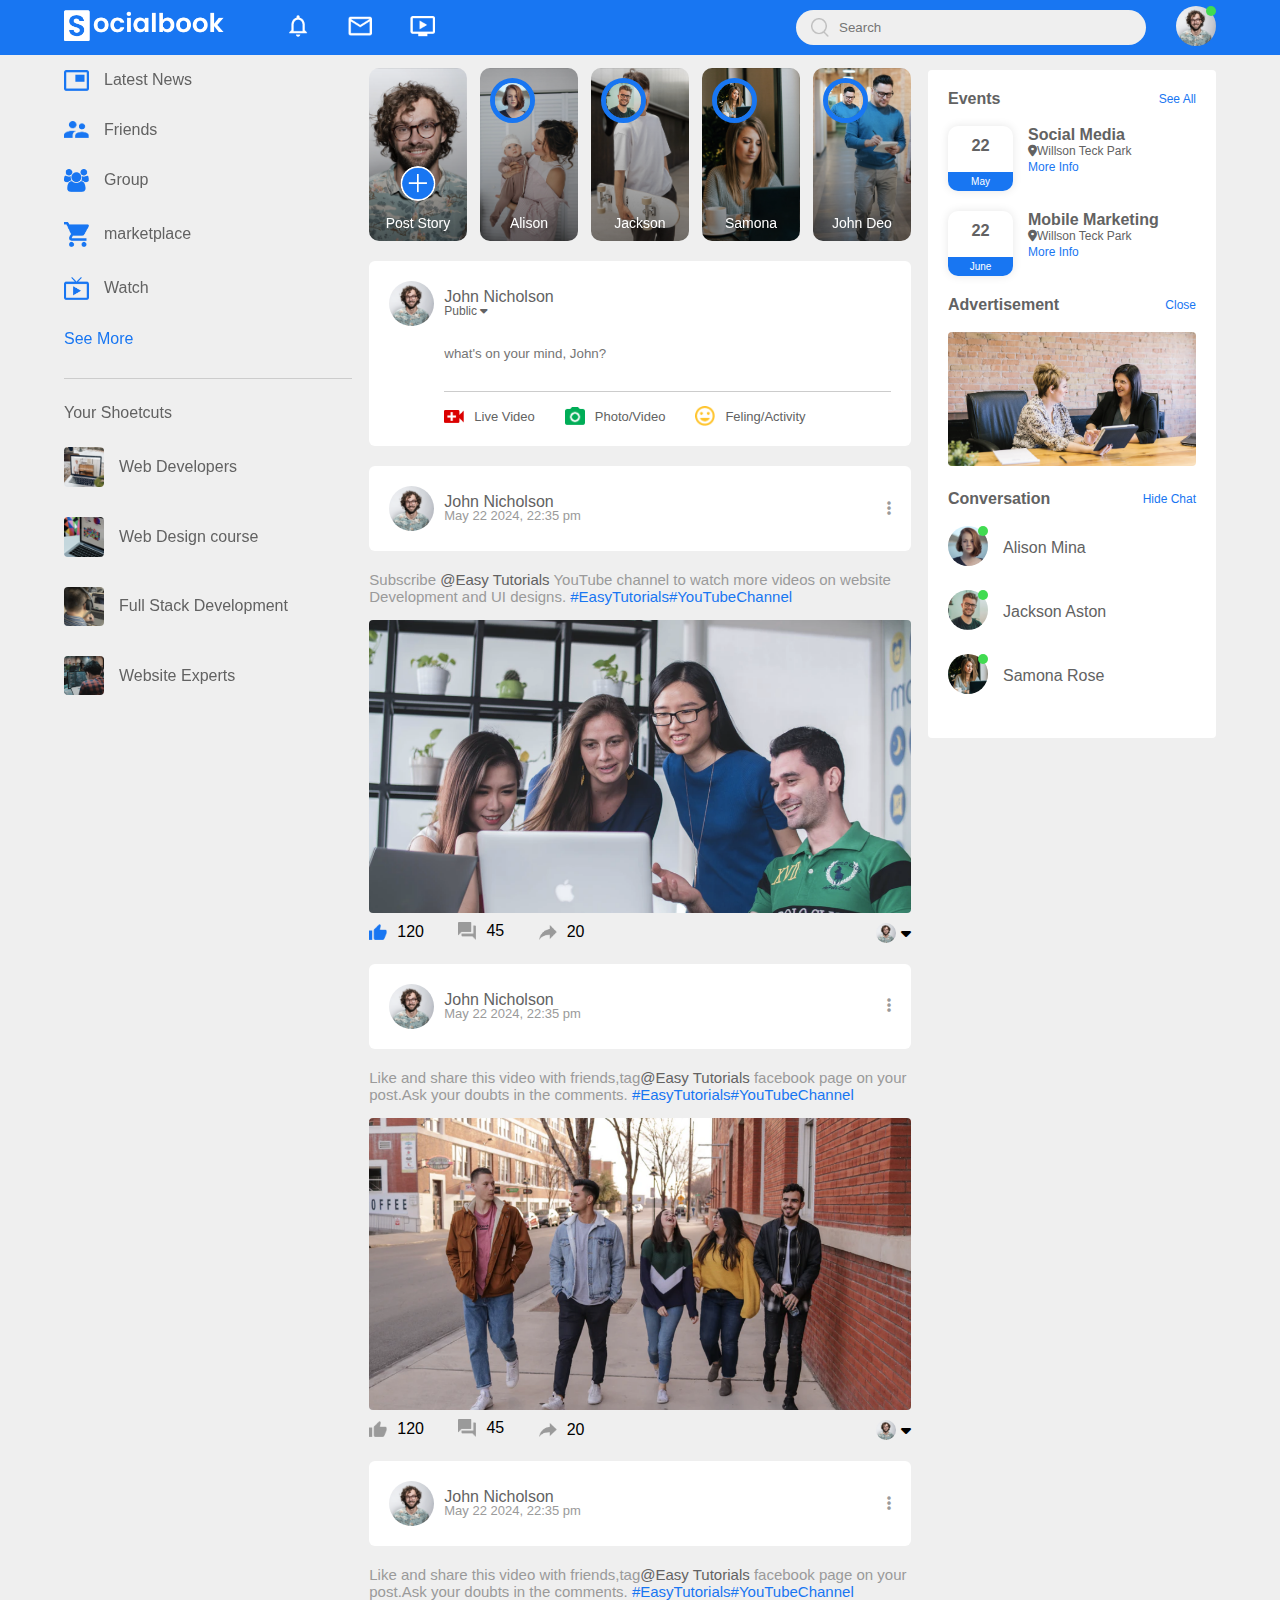
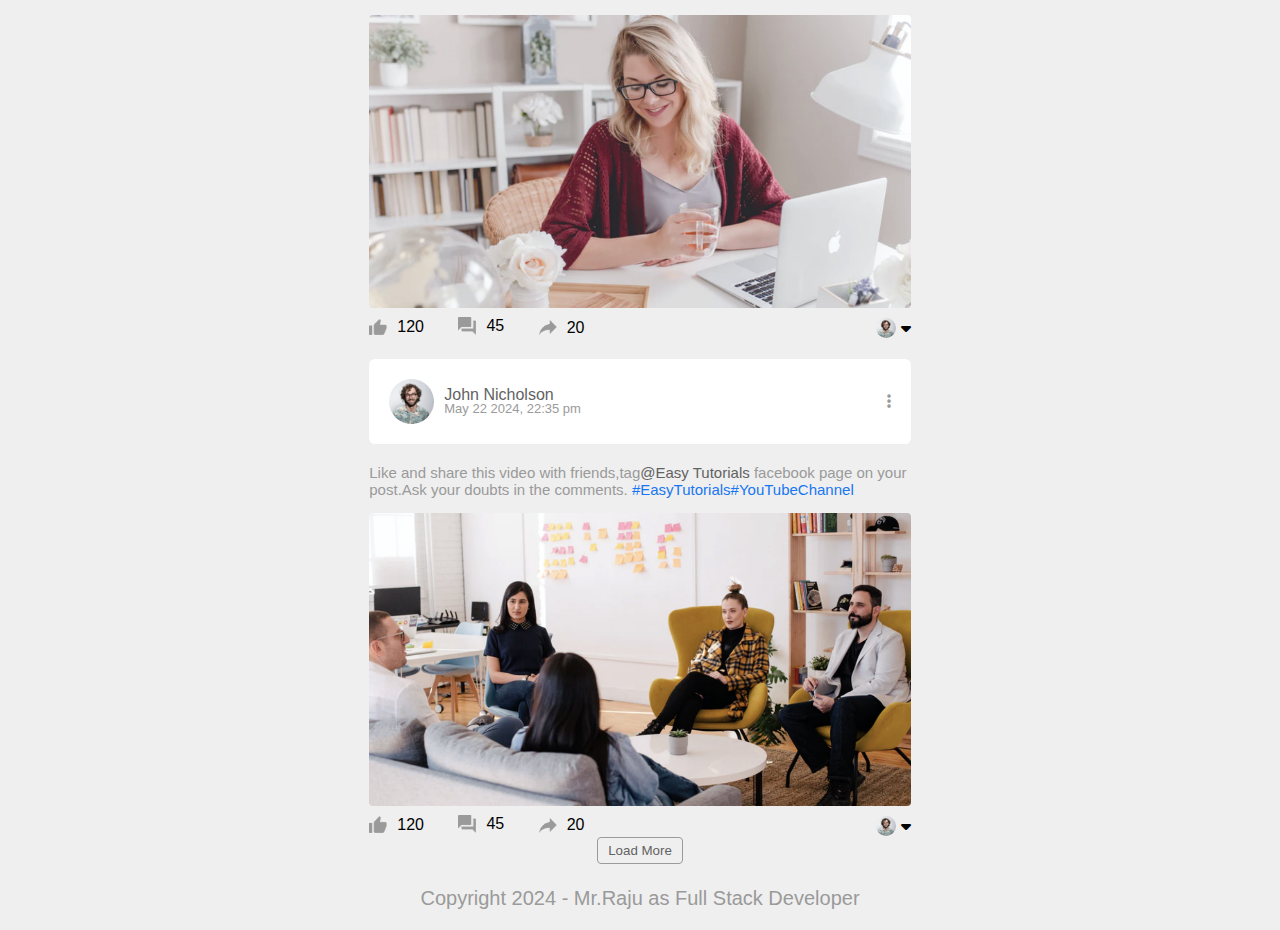
<file: index.html>
<!DOCTYPE HTML>
<html lang="en-US">
<head>
	<meta charset="UTF-8">
	<title></title>
	<link rel="stylesheet" href="./style.css" />
	<link rel="stylesheet" href="https://cdnjs.cloudflare.com/ajax/libs/font-awesome/6.5.2/css/all.min.css" />
</head>
<body>
	<nav>
		<div class="nav-left">
			<a href="index.html">
				<img src="images/logo.png" class="logo" />
			</a>
			<ul>
				<li><img src="images/notification.png"  /></li>
				<li><img src="images/inbox.png"  /></li>
				<li><img src="images/video.png" /></li>
			</ul>
		</div>
		<div class="nav-right">
			<div class="search-box">
				<img src="images/search.png"/>
				<input type="text" placeholder="Search" />
			</div>
			<div class="nav-user-icon online" onclick="settingsMenuToggle()">
				<img src="images/profile-pic.png" />
			</div>
		</div>
		<!-- settings-menu -->
		<div class="settings-menu">
		<div id="dark-btn">
			<span></span>
		</div>
		
			<div class="settings-menu-inner">
				<div class="user-profile">
					<img src="images/profile-pic.png"/>
					<div>
						<p>John Nicholson</p>
						<a href="profile.html">See your profile</a>
					</div>
				</div>
				<hr>
				<div class="user-profile">
					<img src="images/feedback.png"/>
					<div>
						<p>Give Feedback</p>
						<a href="#">Help us to improve the new design</a>
					</div>
				</div>
				<hr>
				<div class="setting-links">
					<img src="images/setting.png" class="settings-icon" />
					<a href="#">Settings & Privacy <img src="images/arrow.png" width="10px"/></a>
				</div>
				<div class="setting-links">
					<img src="images/help.png" class="settings-icon" />
					<a href="#">Help & Support <img src="images/arrow.png" width="10px"/></a>
				</div>
				<div class="setting-links">
					<img src="images/display.png" class="settings-icon" />
					<a href="#">Display & Accessibility <img src="images/arrow.png" width="10px"/></a>
				</div>
				<div class="setting-links">
					<img src="images/logout.png" class="settings-icon" />
					<a href="#">Logout<img src="images/arrow.png" width="10px"/></a>
				</div>
			</div>
			
		</div>
	</nav>
	<!-- content -->
	<div class="container">
		<!-- left sidebar -->
		<div class="left-sidebar">
			<div class="imp-links">
				<a href="#"><img src="images/news.png"/>Latest News</a>
				<a href="#"><img src="images/friends.png"/>Friends</a>
				<a href="#"><img src="images/group.png"/>Group</a>
				<a href="#"><img src="images/marketplace.png"/>marketplace</a>
				<a href="#"><img src="images/watch.png"/>Watch</a>
				<a href="#">See More</a>
			</div>
			<div class="shortcut-links">
				<p>Your Shoetcuts</p>
				<a href="#"><img src="images/shortcut-1.png"/>Web Developers</a>
				<a href="#"><img src="images/shortcut-2.png"/>Web Design course</a>
				<a href="#"><img src="images/shortcut-3.png"/>Full Stack Development</a>
				<a href="#"><img src="images/shortcut-4.png"/>Website Experts</a>
			</div>
		</div>
		<!-- main-content -->
		<div class="main-content">
			<div class="story-gallery">
				<div class="story story1">
					<img src="images/upload.png" />
					<p>Post Story</p>
				</div>
				<div class="story story2">
					<img src="images/member-1.png" />
					<p>Alison</p>
				</div>
				<div class="story story3">
					<img src="images/member-2.png" />
					<p>Jackson</p>
				</div>
				<div class="story story4">
					<img src="images/member-3.png" />
					<p>Samona</p>
				</div>
				<div class="story story5">
					<img src="images/member-4.png" />
					<p>John Deo</p>
				</div>				
			</div>
			<div class="write-post-container">
				<div class="user-profile">
					<img src="images/profile-pic.png"/>
					<div>
						<p>John Nicholson</p>
						<small>Public <i class="fa-solid fa-caret-down"></i></small>
					</div>
				</div>
				
				<div class="post-input-container">
					<textarea  rows="3" placeholder="what's on your mind, John?"></textarea>
					<div class="add-post-links">
						<a href="#"><img src="images/live-video.png"  />Live Video</a>
						<a href="#"><img src="images/photo.png" />Photo/Video</a>
						<a href="#"><img src="images/feeling.png" />Feling/Activity</a>
					</div>
				</div>
			</div>
			<div class="post-container">
				<div class="post-row">
					<div class="user-profile">
					<img src="images/profile-pic.png"/>
					<div>
						<p>John Nicholson</p>
						<span>May 22 2024, 22:35 pm</span>
					</div>
				</div>
				<a href="#"><i class="fa-solid fa-ellipsis-v"></i></a>
				</div>
			</div>
			<p class="post-text">Subscribe <span>@Easy Tutorials</span> YouTube channel to watch more videos on website Development and UI designs. <a href="#">#EasyTutorials</a><a href="#">#YouTubeChannel</a></p>
			<img src="images/feed-image-1.png" class="post-img" />
			<div class="post-row">
				<div class="activity-icons">
					<div><img src="images/like-blue.png" />120</div>
					<div><img src="images/comments.png" />45</div>
					<div><img src="images/share.png" />20</div>
				</div>
				<div class="post-profile-icon">
					<img src="images/profile-pic.png"/><i class="fa-solid fa-caret-down"></i>
				</div>
			</div>
			<div class="post-container">
				<div class="post-row">
					<div class="user-profile">
					<img src="images/profile-pic.png"/>
					<div>
						<p>John Nicholson</p>
						<span>May 22 2024, 22:35 pm</span>
					</div>
				</div>
				<a href="#"><i class="fa-solid fa-ellipsis-v"></i></a>
				</div>
			</div>
			<p class="post-text">Like and share this video with friends,tag<span>@Easy Tutorials</span> facebook page on your post.Ask your doubts in the comments. <a href="#">#EasyTutorials</a><a href="#">#YouTubeChannel</a></p>
			<img src="images/feed-image-3.png" class="post-img" />
			<div class="post-row">
				<div class="activity-icons">
					<div><img src="images/like.png" />120</div>
					<div><img src="images/comments.png" />45</div>
					<div><img src="images/share.png" />20</div>
				</div>
				<div class="post-profile-icon">
					<img src="images/profile-pic.png"/><i class="fa-solid fa-caret-down"></i>
				</div>
			</div>
			<div class="post-container">
				<div class="post-row">
					<div class="user-profile">
					<img src="images/profile-pic.png"/>
					<div>
						<p>John Nicholson</p>
						<span>May 22 2024, 22:35 pm</span>
					</div>
				</div>
				<a href="#"><i class="fa-solid fa-ellipsis-v"></i></a>
				</div>
			</div>
			<p class="post-text">Like and share this video with friends,tag<span>@Easy Tutorials</span> facebook page on your post.Ask your doubts in the comments. <a href="#">#EasyTutorials</a><a href="#">#YouTubeChannel</a></p>
			<img src="images/feed-image-4.png" class="post-img" />
			<div class="post-row">
				<div class="activity-icons">
					<div><img src="images/like.png" />120</div>
					<div><img src="images/comments.png" />45</div>
					<div><img src="images/share.png" />20</div>
				</div>
				<div class="post-profile-icon">
					<img src="images/profile-pic.png"/><i class="fa-solid fa-caret-down"></i>
				</div>
			</div>
			<div class="post-container">
				<div class="post-row">
					<div class="user-profile">
					<img src="images/profile-pic.png"/>
					<div>
						<p>John Nicholson</p>
						<span>May 22 2024, 22:35 pm</span>
					</div>
				</div>
				<a href="#"><i class="fa-solid fa-ellipsis-v"></i></a>
				</div>
			</div>
			<p class="post-text">Like and share this video with friends,tag<span>@Easy Tutorials</span> facebook page on your post.Ask your doubts in the comments. <a href="#">#EasyTutorials</a><a href="#">#YouTubeChannel</a></p>
			<img src="images/feed-image-5.png" class="post-img" />
			<div class="post-row">
				<div class="activity-icons">
					<div><img src="images/like.png" />120</div>
					<div><img src="images/comments.png" />45</div>
					<div><img src="images/share.png" />20</div>
				</div>
				<div class="post-profile-icon">
					<img src="images/profile-pic.png"/><i class="fa-solid fa-caret-down"></i>
				</div>
			</div>
			
			<button type="button" class="Load-more-btn">Load More</button>
		</div>
		<!-- right sidebar -->
		<div class="right-sidebar">
			<div class="sidebar-title">
				<h4>Events</h4>
				<a href="#">See All</a>
			</div>
			<div class="event">
					<div class="left-event">
						<h3>22</h3>
						<span>May</span>
					</div>
					<div class="right-event">
						<h4>Social Media</h4>
						<p><i class="fa-solid fa-location-dot"></i>Willson Teck Park</p>
						<a href="#">More Info</a>
					</div>
			</div>
			<div class="event">
					<div class="left-event">
						<h3>22</h3>
						<span>June</span>
					</div>
					<div class="right-event">
						<h4>Mobile Marketing</h4>
						<p><i class="fa-solid fa-location-dot"></i>Willson Teck Park</p>
						<a href="#">More Info</a>
					</div>
			</div>
			<div class="sidebar-title">
				<h4>Advertisement</h4>
				<a href="#">Close</a>
			</div>
			<img src="images/advertisement.png" class="sidebar-ads"/>
			<div class="sidebar-title">
				<h4>Conversation</h4>
				<a href="#">Hide Chat</a>
			</div>
			
			<div class="online-list">
				<div class="online">
					<img src="images/member-1.png"/>
				</div>
				<p>Alison Mina</p>
			</div>
			
			<div class="online-list">
				<div class="online">
					<img src="images/member-2.png"/>
				</div>
				<p>Jackson Aston</p>
			</div>
			
			<div class="online-list">
				<div class="online">
					<img src="images/member-3.png"/>
				</div>
				<p>Samona Rose</p>
			</div>			
		</div>
	</div>
	<div class="footer">
		<p>Copyright 2024 - Mr.Raju as Full Stack Developer</p>
	</div>
	
	<!-- javascript section -->
	<script type="text/javascript" src="javascript.js" ></script>
</body>
</html>
</file>
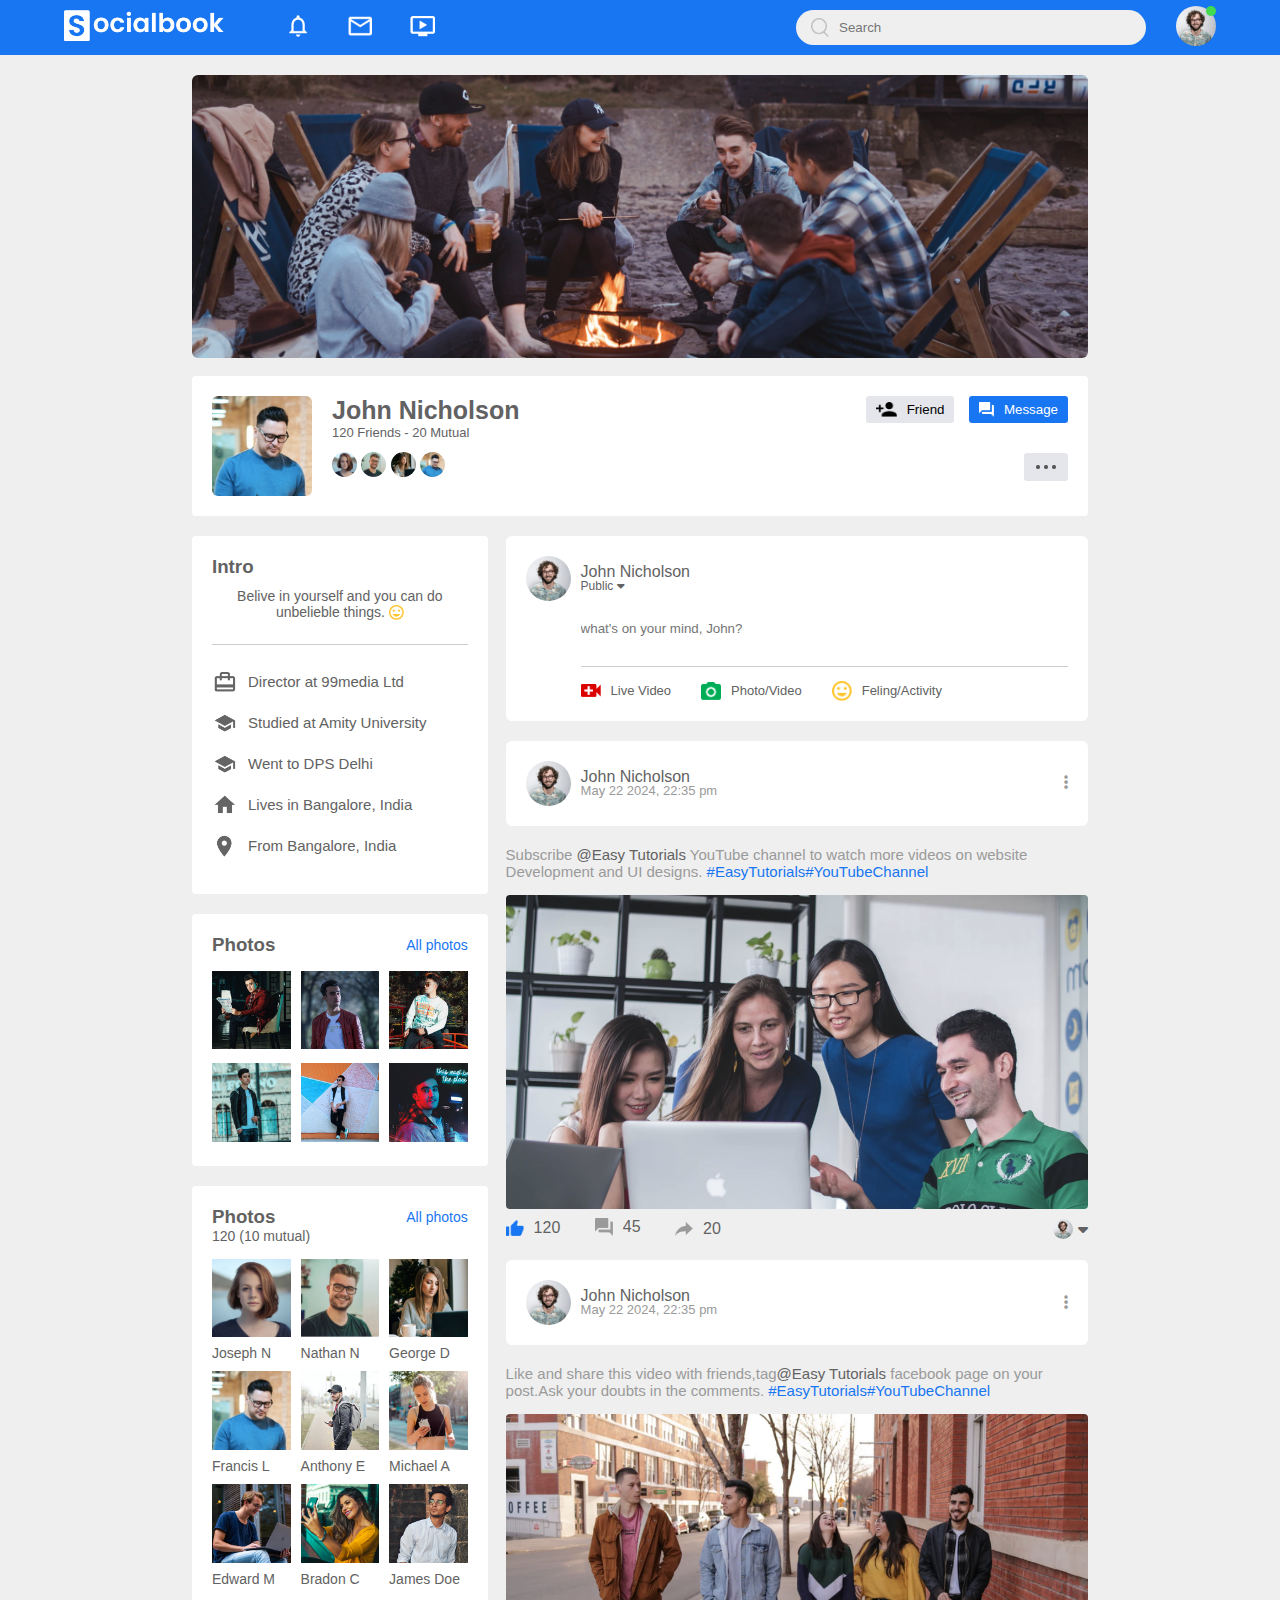
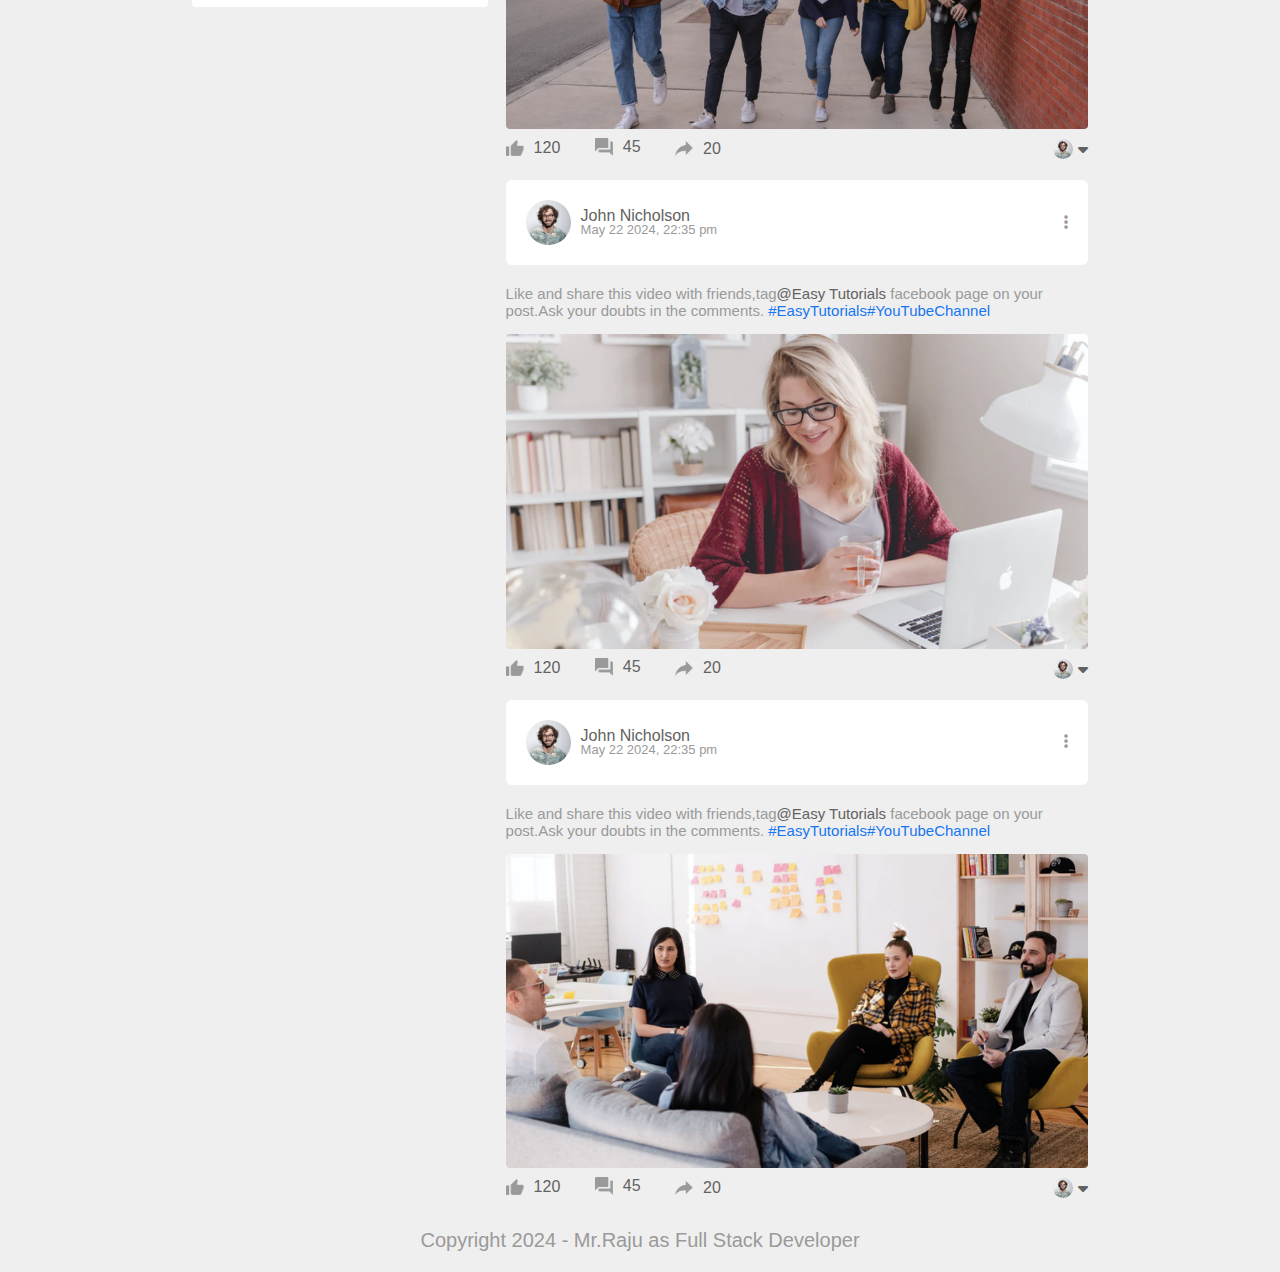
<file: profile.html>
<!DOCTYPE HTML>
<html lang="en-US">
<head>
	<meta charset="UTF-8">
	<title>Profile page - SocialBook - Easy Tutorials</title>
	<link rel="stylesheet" href="./style.css" />
	<link rel="stylesheet" href="https://cdnjs.cloudflare.com/ajax/libs/font-awesome/6.5.2/css/all.min.css" />
</head>
<body>
	<nav>
		<div class="nav-left">
			<a href="index.html">
				<img src="images/logo.png" class="logo" />
			</a>
			<ul>
				<li><img src="images/notification.png"  /></li>
				<li><img src="images/inbox.png"  /></li>
				<li><img src="images/video.png" /></li>
			</ul>
		</div>
		<div class="nav-right">
			<div class="search-box">
				<img src="images/search.png"/>
				<input type="text" placeholder="Search" />
			</div>
			<div class="nav-user-icon online" onclick="settingsMenuToggle()">
				<img src="images/profile-pic.png" />
			</div>
		</div>
		<!-- settings-menu -->
		<div class="settings-menu">
		<div id="dark-btn">
			<span></span>
		</div>
		
			<div class="settings-menu-inner">
				<div class="user-profile">
					<img src="images/profile-pic.png"/>
					<div>
						<p>John Nicholson</p>
						<a href="profile.html">See your profile</a>
					</div>
				</div>
				<hr>
				<div class="user-profile">
					<img src="images/feedback.png"/>
					<div>
						<p>Give Feedback</p>
						<a href="#">Help us to improve the new design</a>
					</div>
				</div>
				<hr>
				<div class="setting-links">
					<img src="images/setting.png" class="settings-icon" />
					<a href="#">Settings & Privacy <img src="images/arrow.png" width="10px"/></a>
				</div>
				<div class="setting-links">
					<img src="images/help.png" class="settings-icon" />
					<a href="#">Help & Support <img src="images/arrow.png" width="10px"/></a>
				</div>
				<div class="setting-links">
					<img src="images/display.png" class="settings-icon" />
					<a href="#">Display & Accessibility <img src="images/arrow.png" width="10px"/></a>
				</div>
				<div class="setting-links">
					<img src="images/logout.png" class="settings-icon" />
					<a href="#">Logout<img src="images/arrow.png" width="10px"/></a>
				</div>
			</div>
		</div>
	</nav>
	<!-- profile page -->
	<div class="profile-container">
		<img src="images/cover.png" class="cover-img" />
		<div class="profile-details">
			<div class="pd-left">
				<div class="pd-row">
					<img src="images/profile.png" class="pd-image" />
					<div>
						<h3>John Nicholson</h3>
						<p>120 Friends - 20 Mutual</p>
						<img src="images/member-1.png">
						<img src="images/member-2.png">
						<img src="images/member-3.png">
						<img src="images/member-4.png">
					</div>
				</div>
			</div>
			<div class="pd-right">
				<button type="button" ><img src="images/add-friends.png">Friend</button>
				<button type="button" ><img src="images/message.png">Message</button>
				<br>
				<a href=""><img src="images/more.png"></a>
			</div>
		</div>
		<div class="profile-info">
			<div class="info-col">
				<div class="profile-intro">
					<h3>Intro</h3>
					<p class="intro-text">Belive in yourself and you can do unbelieble things. <img src="images/feeling.png"></p>
					<hr>
					<ul>
						<li><img src="images/profile-job.png">Director at 99media Ltd</li>
						<li><img src="images/profile-study.png">Studied at Amity University</li>
						<li><img src="images/profile-study.png">Went to DPS Delhi</li>
						<li><img src="images/profile-home.png">Lives in Bangalore, India</li>
						<li><img src="images/profile-location.png">From Bangalore, India</li>
					</ul>
				</div>
				<div class="profile-intro">
					<div class="title-box">
						<h3>Photos</h3>
						<a href="">All photos</a>
					</div>
					<div class="photo-box">
						<div><img src="images/photo1.png"></div>
						<div><img src="images/photo2.png"></div>
						<div><img src="images/photo3.png"></div>
						<div><img src="images/photo4.png"></div>
						<div><img src="images/photo5.png"></div>
						<div><img src="images/photo6.png"></div>
					</div>
				</div>
				<div class="profile-intro">
					<div class="title-box">
						<h3>Photos</h3>
						<a href="">All photos</a>
					</div>
					<p>120 (10 mutual)</p>
					<div class="friends-box">
						<div><img src="images/member-1.png"><p>Joseph N</p></div>
						<div><img src="images/member-2.png"><p>Nathan N</p></div>
						<div><img src="images/member-3.png"><p>George D</p></div>
						<div><img src="images/member-4.png"><p>Francis L</p></div>
						<div><img src="images/member-5.png"><p>Anthony E</p></div>
						<div><img src="images/member-6.png"><p>Michael A</p></div>
						<div><img src="images/member-7.png"><p>Edward M</p></div>
						<div><img src="images/member-8.png"><p>Bradon C</p></div>
						<div><img src="images/member-9.png"><p>James Doe</p></div>
					</div>
				</div>
			</div>
			<div class="post-col">
				<div class="write-post-container">
					<div class="user-profile">
						<img src="images/profile-pic.png"/>
						<div>
							<p>John Nicholson</p>
							<small>Public <i class="fa-solid fa-caret-down"></i></small>
						</div>
					</div>
					
					<div class="post-input-container">
						<textarea  rows="3" placeholder="what's on your mind, John?"></textarea>
						<div class="add-post-links">
							<a href="#"><img src="images/live-video.png"  />Live Video</a>
							<a href="#"><img src="images/photo.png" />Photo/Video</a>
							<a href="#"><img src="images/feeling.png" />Feling/Activity</a>
						</div>
					</div>
				</div>
				<div class="post-container">
					<div class="post-row">
						<div class="user-profile">
						<img src="images/profile-pic.png"/>
						<div>
							<p>John Nicholson</p>
							<span>May 22 2024, 22:35 pm</span>
						</div>
					</div>
					<a href="#"><i class="fa-solid fa-ellipsis-v"></i></a>
					</div>
				</div>
				<p class="post-text">Subscribe <span>@Easy Tutorials</span> YouTube channel to watch more videos on website Development and UI designs. <a href="#">#EasyTutorials</a><a href="#">#YouTubeChannel</a></p>
				<img src="images/feed-image-1.png" class="post-img" />
				<div class="post-row">
					<div class="activity-icons">
						<div><img src="images/like-blue.png" />120</div>
						<div><img src="images/comments.png" />45</div>
						<div><img src="images/share.png" />20</div>
					</div>
					<div class="post-profile-icon">
						<img src="images/profile-pic.png"/><i class="fa-solid fa-caret-down"></i>
					</div>
				</div>
				<div class="post-container">
					<div class="post-row">
						<div class="user-profile">
						<img src="images/profile-pic.png"/>
						<div>
							<p>John Nicholson</p>
							<span>May 22 2024, 22:35 pm</span>
						</div>
					</div>
					<a href="#"><i class="fa-solid fa-ellipsis-v"></i></a>
					</div>
				</div>
				<p class="post-text">Like and share this video with friends,tag<span>@Easy Tutorials</span> facebook page on your post.Ask your doubts in the comments. <a href="#">#EasyTutorials</a><a href="#">#YouTubeChannel</a></p>
				<img src="images/feed-image-3.png" class="post-img" />
				<div class="post-row">
					<div class="activity-icons">
						<div><img src="images/like.png" />120</div>
						<div><img src="images/comments.png" />45</div>
						<div><img src="images/share.png" />20</div>
					</div>
					<div class="post-profile-icon">
						<img src="images/profile-pic.png"/><i class="fa-solid fa-caret-down"></i>
					</div>
				</div>
				<div class="post-container">
					<div class="post-row">
						<div class="user-profile">
						<img src="images/profile-pic.png"/>
						<div>
							<p>John Nicholson</p>
							<span>May 22 2024, 22:35 pm</span>
						</div>
					</div>
					<a href="#"><i class="fa-solid fa-ellipsis-v"></i></a>
					</div>
				</div>
				<p class="post-text">Like and share this video with friends,tag<span>@Easy Tutorials</span> facebook page on your post.Ask your doubts in the comments. <a href="#">#EasyTutorials</a><a href="#">#YouTubeChannel</a></p>
				<img src="images/feed-image-4.png" class="post-img" />
				<div class="post-row">
					<div class="activity-icons">
						<div><img src="images/like.png" />120</div>
						<div><img src="images/comments.png" />45</div>
						<div><img src="images/share.png" />20</div>
					</div>
					<div class="post-profile-icon">
						<img src="images/profile-pic.png"/><i class="fa-solid fa-caret-down"></i>
					</div>
				</div>
				<div class="post-container">
					<div class="post-row">
						<div class="user-profile">
						<img src="images/profile-pic.png"/>
						<div>
							<p>John Nicholson</p>
							<span>May 22 2024, 22:35 pm</span>
						</div>
					</div>
					<a href="#"><i class="fa-solid fa-ellipsis-v"></i></a>
					</div>
				</div>
				<p class="post-text">Like and share this video with friends,tag<span>@Easy Tutorials</span> facebook page on your post.Ask your doubts in the comments. <a href="#">#EasyTutorials</a><a href="#">#YouTubeChannel</a></p>
				<img src="images/feed-image-5.png" class="post-img" />
				<div class="post-row">
					<div class="activity-icons">
						<div><img src="images/like.png" />120</div>
						<div><img src="images/comments.png" />45</div>
						<div><img src="images/share.png" />20</div>
					</div>
					<div class="post-profile-icon">
						<img src="images/profile-pic.png"/><i class="fa-solid fa-caret-down"></i>
					</div>
				</div>
			</div>
		</div>
	</div>




	<div class="footer">
		<p>Copyright 2024 - Mr.Raju as Full Stack Developer</p>
	</div>
	
	<!-- javascript section -->
	<script type="text/javascript" src="javascript.js" ></script>
</body>
</html>
</file>
<file: style.css>
*{
	margin:0;
	padding:0;
	font-family:'poppins',sans-serif;
	box-sizing:border-box;
}
:root{
	--body-color:#efefef;
	--nav-color:#1876f2;
	--bg-color:#fff;
}
.dark-theme{
	--body-color:#0a0a0a;
	--nav-color:#000;
	--bg-color:#000;
}
body{
	background:var(--body-color);
	transition:background 0.3s;
}
nav{
	display:flex;
	align-items:center;
	justify-content:space-between;
	background:var(--nav-color);
	padding:5px 5%;
	position:sticky;
	top:0;
	z-index:100;
}
.logo{
	width:160px;
	margin-right:45px;
}
.nav-left, .nav-right{
	display:flex;
	align-items:center;	
}
.nav-left ul li{
	list-style:none;
	display:inline-block;
}
.nav-left ul li img{
	width:28px;
	margin:0 15px;
}
.nav-user-icon img{
	width:40px;
	border-radius:50%;
	cursor:pointer;
}
.nav-user-icon{
	margin-left:30px;
}
.search-box{
	background:#efefef;
	width:350px;
	border-radius:20px;
	display:flex;
	align-items:center;
	padding:0 15px;
}
.search-box img{
	width:18px;
}
.search-box input{
	width:100%;
	background:transparent;
	padding:10px;
	outline:none;
	border:0;
}
.online{
	position:relative;
}
.online::after{
	content:'';
	height:10px;
	width:10px;
	border:2px;
	border-radius:50%;
	background:#41db51;
	position:absolute;
	top:0;
	right:0;
}
.container{
	display:flex;
	justify-content:space-between;
	padding:13px 5%;
}
.left-sidebar{
	flex-basis:25%;
	position:sticky;
	top:70px;
	align-self:flex-start;
}
.right-sidebar{
	flex-basis:25%;
	position:sticky;
	top:70px;
	align-self:flex-start;
	background:var(--bg-color);
	padding:20px;
	border-radius:4px;
	color:#626262;
}
.main-content{
	flex-basis:47%;
}
.imp-links a,.shortcut-links a{
	text-decoration:none;
	display:flex;
	align-items:center;
	margin-bottom:30px;
	color:#626262;
	width:fit-content;
}
.imp-links a img{
	width:25px;
	margin-right:15px;
}
.imp-links a:last-child{
	color:#1876f2;
}
.imp-links{
	border-bottom:1px solid #ccc;
}
.shortcut-links a img{
	width:40px;
	border-radius:4px;
	margin-right:15px;
}
.shortcut-links p{
	margin:25px 0;
	color:#626262;
	font-weight:500;
}
.sidebar-title{
	display:flex;
	align-items:center;
	justify-content:space-between;
	margin-bottom:18px;
}
.right-sidebar h4{
	font-weight:600;
	font-size:16px;
}
.sidebar-title a{
	text-decoration:none;
	color:#1876f2;
	font-size:12px;
}
.event{
	display:flex;;
	font-size:14px;
	margin-bottom:20px;
}
.left-event{
	border-radius:10px;
	height:65px;
	width:65px;
	margin-right:15px;
	padding-top:10px;
	text-align:center;
	position:relative;
	overflow:hidden;
	box-shadow:0 0 10px rgba(0,0,0,0.1);
}
.event p{
	font-size:12px;
}
.event a{
	font-size:12px;
	text-decoration:none;
	color:#1876f2;
}
.left-event span{
	position:absolute;
	bottom:0;
	left:0;
	width:100%;
	background:#1876f2;
	color:#fff;
	font-size:10px;
	padding:4px 0;
}
.sidebar-ads{
	width:100%;
	margin-bottom:20px;
	border-radius:4px;
}
.online-list{
	display:flex;
	align-items:center;
	margin-bottom:20px;
}
.online-list .online img{
	width:40px;
	border-radius:50%;
}
.online-list .online{
	width:40px;
	border-radius:50%;
	margin-right:15px;
}
.online-list .online::after{
	top:unset;
	bottom:;
}
/* main-content */
.story-gallery{
	display:flex;
	justify-content:space-between;
	margin-bottom:20px;
}
.story{
	flex-basis:18%;
	padding-top:32%;
	position:relative;
	background-image:linear-gradient(transparent,rgba(0,0,0,0.5)),url(images/status-1.png);
	background-position:center;
	background-size:cover;
	border-radius:10px;
}
.story img{
	position:absolute;
	width:45px;
	border-radius:50%;
	top:10px;
	left:10px;
	border:5px solid #1876f2;
}
.story p{
	position:absolute;
	bottom:10px;
	width:100%;
	text-align:center;
	color:#fff;
	font-size:14px;
}
.story1{
	background-image:linear-gradient(transparent,rgba(0,0,0,0.5)),url(images/status-1.png);
}
.story2{
	background-image:linear-gradient(transparent,rgba(0,0,0,0.5)),url(images/status-2.png);
}
.story3{
	background-image:linear-gradient(transparent,rgba(0,0,0,0.5)),url(images/status-3.png);
}
.story4{
	background-image:linear-gradient(transparent,rgba(0,0,0,0.5)),url(images/status-4.png);
}
.story5{
	background-image:linear-gradient(transparent,rgba(0,0,0,0.5)),url(images/status-5.png);
}
.story.story1 img{
	top:unset;
	left:50%;
	bottom:40px;
	transform:translateX(-50%);
	border:0;
	width:35px;
}
/* write-post-container */
.write-post-container{
	width:100%;
	background:var(--bg-color);
	border-radius:6px;
	padding:20px;
	color:#626262;
}
.user-profile{
	display:flex;
	align-items:center;
}
.user-profile img{
	width:45px;
	border-radius:50%;
	margin-right:10px;
}
.user-profile p{
	margin-bottom:-5px;
	font-weight:500;
	color:#626262;
}
.user-profile small{
	font-size:12px;
}
.post-input-container{
	padding-left:55px;
	padding-top:20px;
}
.post-input-container textarea{
	width:100%;
	border:0;
	outline:0;
	border-bottom:1px solid #ccc;
	background:transparent;
	resize:none;
}
.add-post-links{
	display:flex;
	margin-top:10px;
}
.add-post-links a{
	text-decoration:none;
	display:flex;
	align-items:center;
	color:#626262;
	margin-right:30px;
	font-size:13px;
}
.add-post-links a img{
	width:20px;
	margin-right:10px;
}
.post-container{
	width:100%;
	background:var(--bg-color);
	border-radius:6px;
	padding:20px;
	color:#626262;
	margin:20px 0;
}
.user-profile span{
	font-size:13px;
	color:#9a9a9a;
}
.post-text{
	color:#9a9a9a;
	margin:15px 0;
	font-size:15px;
}
.post-text span{
	color:#626262;
	font-weight:500;
}
.post-text a{
	color:#1876f2;
	text-decoration:none;
}
.post-img{
	width:100%;
	border-radius:4px;
	margin-bottom:5px;
}
.post-row{
	display:flex;
	align-items:center;
	justify-content:space-between;
}
.activity-icons div img{
	width:18px;
	margin-right:10px;
}
.activity-icons div{
	display:inline-flex;
	align-items:center;
	margin-right:30px;
}
.post-profile-icon{
	display:flex;
	align-items:center;
}
.post-profile-icon img{
	width:20px;
	border-radius:50%;
	margin-right:5px;
}
.post-row a{
	color:#9a9a9a;
}
.Load-more-btn{
	display:block;
	margin:auto;
	cursor:pointer;
	padding:5px 10px;
	border:1px solid #9a9a9a;
	color:#626262;
	background:transparent;
	border-radius:4px;
}
.footer{
	text-align:center;
	color:#9a9a9a;
	padding:10px 0 20px;
	font-size:20px;
}
.settings-menu{
	position:absolute;
	width:90%;
	max-width:350px;
	background:var(--bg-color);
	box-shadow:0 0 10px rgba(0,0,0,0.4);
	overflow:hidden;
	border-radius:4px;
	top:108%;
	right:5%;
	max-height:0;
	transition:max-height 0.4s;
	
}
.settings-menu-height{
	max-height:450px;
}
.user-profile a{
	font-size:12px;
	color:#1876f2;
	text-decoration:none;
}
.settings-menu-inner{
	padding:20px;
}
.setting-menu hr{
	border:0;
	height:1px;
	background:#9a9a9a;
	margin:15px 0;
}
.setting-links{
	display:flex;
	align-items:center;
	margin:15px 0;
}
.setting-links .settings-icon{
	width:38px;
	margin-right:10px;
	border-radius:50%;
}
.setting-links a{
	display:flex;
	flex:1;
	align-items:center;
	justify-content:space-between;
	text-decoration:none;
	color:#626262;
}
#dark-btn{
	position:absolute;
	top:20px;
	right:20px;
	background:#ccc;
	width:45px;
	border-radius:15px;
	padding:2px 3px;
	cursor:pointer;
	display:flex;
	transition:padding-left 0.5s, background 0.5s;
}
#dark-btn span{
	width:18px;
	height:18px;
	background:#fff;
	border-radius:50%;
	display:inline-block;
}
#dark-btn.dark-btn-on{
	padding-left:23px;
	background:#0a0a0a;
}

/* profile page */

.profile-container{
	padding:20px 15%;
	color:#626262;
}
.cover-img{
	width:100%;
	border-radius:6px;
	margin-bottom:14px;
}
.profile-details{
	background:var(--bg-color);
	padding:20px;
	border-radius:4px;
	display:flex;
	align-items:flex-start;
	justify-content:space-between;
}
.pd-row{
	display: flex;
	align-items: flex-start;
}
.pd-image{
	width: 100px;
	margin-right: 20px;
	border-radius: 6px;
}
.pd-row div h3{
	font-size: 25px;
	font-weight: 600;
}
.pd-row div p{
	font-size: 13px;
}
.pd-row div img{
	width: 25px;
	border-radius: 50%;
	margin-top: 12px;
}
.pd-right button{
	background: #1876f2;
	border: 0;
	outline: 0;
	padding: 6px 10px;
	display: inline-flex;
	align-items: center;
	color: #fff;
	border-radius: 3px;
	margin-left: 10px;
	cursor: pointer;
}
.pd-right button img{
	height: 15px;		
	margin-right: 10px;		
}
.pd-right button:first-child{
	background: #e4e6eb;
	color: #000;
}
.pd-right{
	text-align: right;
}
.pd-right a{
	background: #e4e6eb;
	border-radius: 3px;
	padding: 12px;
	display: inline-flex;
	margin-top: 30px;
}
.pd-right a img{
	width: 20px;
}
.profile-info{
	display: flex;
	align-items: flex-start;
	justify-content: space-between;
	margin-top: 20px;
}
.info-col{
	flex-basis: 33%;
}
.post-col{
	flex-basis: 65%;
}
.profile-intro{
	background: var(--bg-color);
	padding: 20px;
	margin-bottom: 20px;
	border-radius: 4px;
}
.profile-intro h3{
	font-weight: 600;
}
.intro-text{
	text-align: center;
	margin: 10px 0;
	font-size: 15;
}
.intro-text img{
	width:15px;
	margin-bottom: -3px;
}
.profile-intro hr{
	border: 0;
	height: 1px;
	background: #ccc;
	margin: 24px 0;
}
.profile-intro ul li{
	list-style: none;
	font-size: 15px;
	margin: 15px 0;
	display: flex;
	align-items: center;
}
.profile-intro ul li img{
	width: 26px;
	margin-right: 10px;
}
.title-box{
	display: flex;
	align-items: center;
	justify-content: space-between;
}
.title-box a{
	text-decoration: none;
	color: #1876f2;
	font-size: 14px;
}
.photo-box{
	display:grid;
	grid-template-columns: repeat(3, auto);
	grid-gap: 10px;
	margin-top: 15px;
}
.photo-box div img{
	width: 100%;
	cursor: pointer;
}
.profile-intro p{
	font-size: 14px;
}
.friends-box{
	display:grid;
	grid-template-columns: repeat(3, auto);
	grid-gap: 10px;
	margin-top: 15px;
}
.friends-box div img{
	width: 100%;
	cursor: pointer;
	padding-bottom: 20px;
}
.friends-box div{
	position: relative;
}
.friends-box p{
	position: absolute;
	bottom: 0;
	left: 0;
}



/* media query for home page*/
@media (max-width:900px){
	.right-sidebar{
		display: none;
	}
	.left-sidebar{
		display: none;
	}
	nav{
		flex-wrap: wrap;
	}
	.search-box{
		display: none;
	}
	logo{
		width: 110px;
		margin-right: 20px;
	}
	.nav-left ul li img{
		width:20px;
		margin: 0 8px;
	}
	.nav-user-icon img{
		width: 30px;
	}
	.nav-right{
		margin-left: 0;
	}
	.add-post-links{
		flex-wrap:wrap;
	}
	.main-content{
		flex-basis: 100%;
	}
	.story img{
		width: 20px;
		border-width: 3px;
	}
	.story p{
		font-size: 10px;
	}
	.story.story1 img{
		width:25px;
		bottom: 30px;
	}
	.add-post-links a{
		margin-right: 12px;
		font-size:9px;
	}
	.add-post-links a img{
		width:16px;
		margin-right: 5px;
	}
	.post-input-container{
		padding-left: 0;
	}
}

/*---------media query for profile page------*/
@media (max-width:900px){
	.profile-container{
		padding: 20px 5%;
	}
	.profile-details{
		flex-wrap: wrap;
	}
	.pd-right{
		text-align: left;
		margin-top: 15px;
	}
	.pd-right button{
		margin-left: 0;
		margin-right: 10px;
	}
	.pd-row div h3{
		font-size: 16px;
	}
	.profile-info{
		flex-wrap:wrap;
	}
	.info-col, .post-col{
		flex-basis: 100%;
	}
}
</file>
